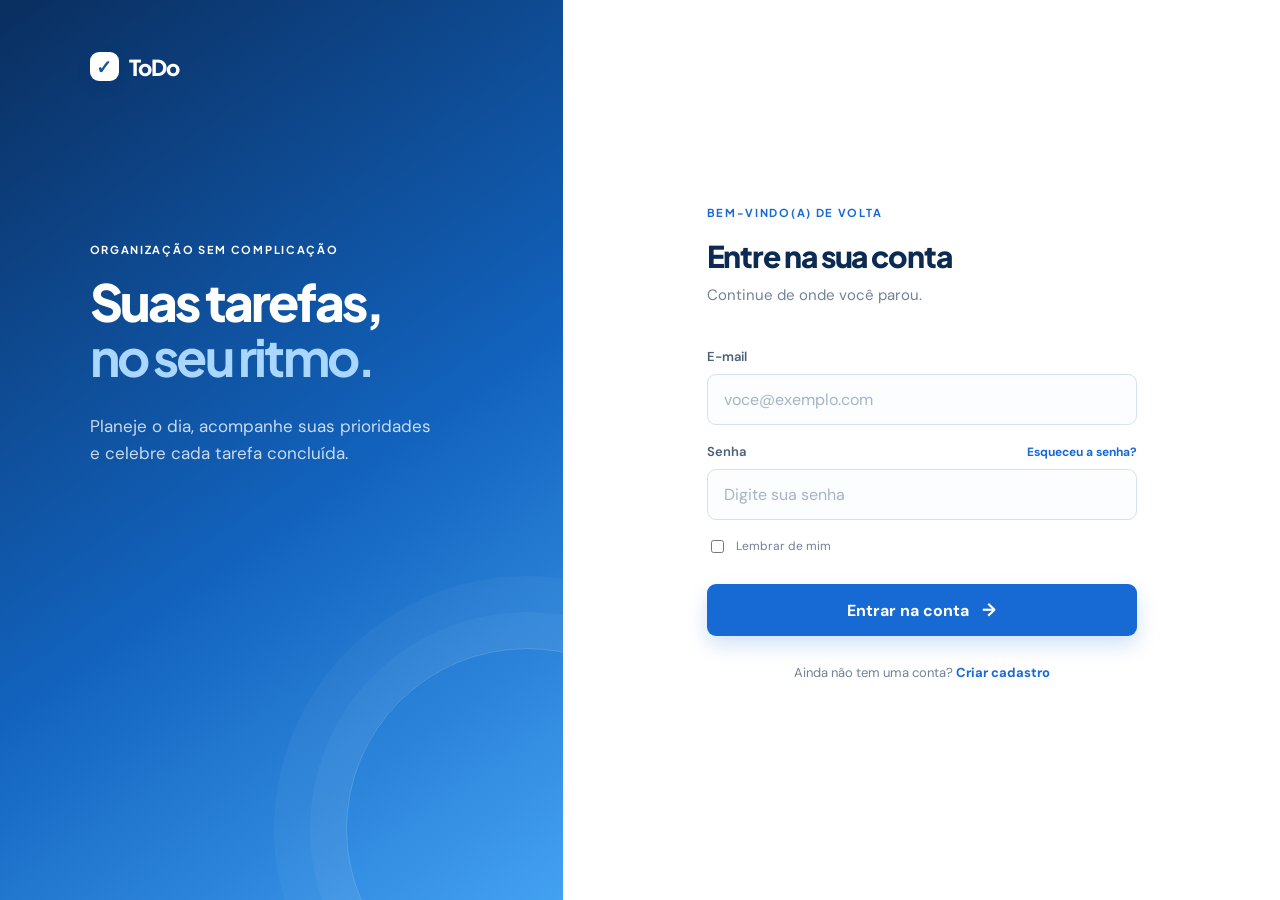
<file: index.html>
<!DOCTYPE html>
<html lang="pt-BR">
<head>
  <meta charset="UTF-8">
  <meta name="viewport" content="width=device-width, initial-scale=1.0">
  <title>ToDo | Login</title>
  <link rel="stylesheet" href="css/style.css">
</head>
<body class="auth-page">
  <main class="auth-layout">
    <section class="auth-intro">
      <a class="brand brand-light" href="login.html" aria-label="ToDo, página inicial">
        <span class="brand-mark">✓</span>
        <span>ToDo</span>
      </a>
      <div class="intro-copy">
        <p class="eyebrow">ORGANIZAÇÃO SEM COMPLICAÇÃO</p>
        <h1>Suas tarefas,<br><strong>no seu ritmo.</strong></h1>
        <p>Planeje o dia, acompanhe suas prioridades e celebre cada tarefa concluída.</p>
      </div>
    </section>

    <section class="auth-panel" aria-labelledby="login-title">
      <div class="auth-card">
        <div class="mobile-brand brand">
          <span class="brand-mark">✓</span>
          <span>ToDo</span>
        </div>
        <p class="eyebrow eyebrow-blue">BEM-VINDO(A) DE VOLTA</p>
        <h2 id="login-title">Entre na sua conta</h2>
        <p class="auth-subtitle">Continue de onde você parou.</p>

        <form class="auth-form" action="tarefas.html" method="get">
          <label for="email">E-mail</label>
          <input id="email" name="email" type="email" placeholder="voce@exemplo.com" required>

          <div class="label-row">
            <label for="password">Senha</label>
            <a href="#">Esqueceu a senha?</a>
          </div>
          <input id="password" name="password" type="password" placeholder="Digite sua senha" required>

          <label class="check-label" for="remember">
            <input id="remember" name="remember" type="checkbox">
            <span>Lembrar de mim</span>
          </label>

          <p class="login-message login-success" role="status">Login realizado com sucesso!</p>
          <p class="login-message login-error" role="alert">Não foi possível realizar o login. Confira os campos e tente novamente.</p>

          <button class="button button-primary" type="submit">Entrar na conta <span>→</span></button>
        </form>

        <p class="auth-switch">Ainda não tem uma conta? <a href="cadastro.html">Criar cadastro</a></p>
      </div>
    </section>
  </main>
</body>
</html>
</file>
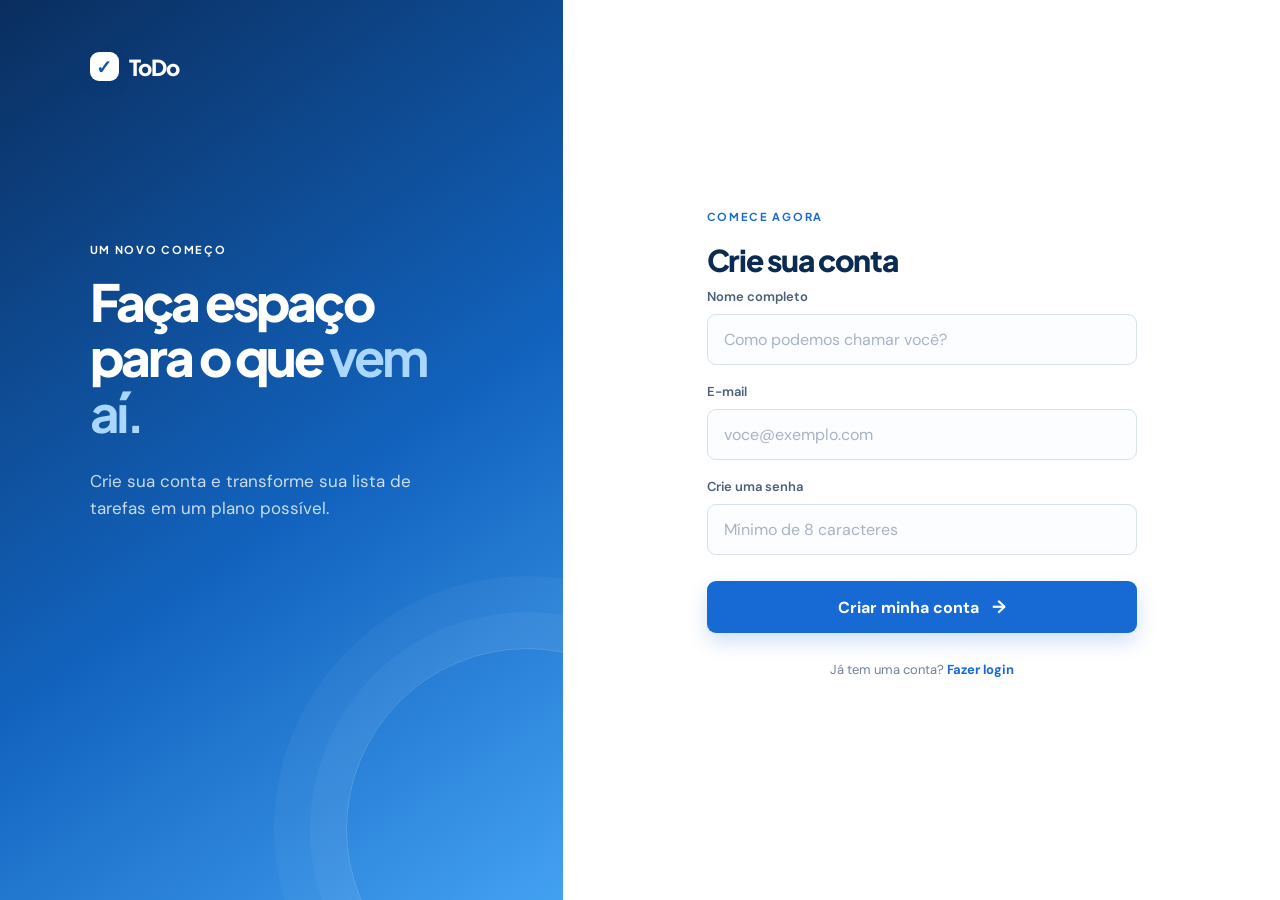
<file: cadastro.html>
<!DOCTYPE html>
<html lang="pt-BR">
<head>
  <meta charset="UTF-8">
  <meta name="viewport" content="width=device-width, initial-scale=1.0">
  <title>ToDo | Cadastro</title>
  <link rel="stylesheet" href="css/style.css">
</head>
<body class="auth-page">
  <main class="auth-layout">
    <section class="auth-intro">
      <a class="brand brand-light" href="login.html" aria-label="ToDo, página inicial">
        <span class="brand-mark">✓</span>
        <span>ToDo</span>
      </a>
      <div class="intro-copy">
        <p class="eyebrow">UM NOVO COMEÇO</p>
        <h1>Faça espaço<br>para o que <strong>vem aí.</strong></h1>
        <p>Crie sua conta e transforme sua lista de tarefas em um plano possível.</p>
      </div>
    </section>

    <section class="auth-panel" aria-labelledby="register-title">
      <div class="auth-card register-card">
        <div class="mobile-brand brand">
          <span class="brand-mark">✓</span>
          <span>ToDo</span>
        </div>
        <p class="eyebrow eyebrow-blue">COMECE AGORA</p>
        <h2 id="register-title">Crie sua conta</h2>

        <form class="auth-form" action="login.html" method="get">
          <label for="name">Nome completo</label>
          <input id="name" name="name" type="text" placeholder="Como podemos chamar você?" required>

          <label for="register-email">E-mail</label>
          <input id="register-email" name="email" type="email" placeholder="voce@exemplo.com" required>

          <label for="register-password">Crie uma senha</label>
          <input id="register-password" name="password" type="password" placeholder="Mínimo de 8 caracteres" minlength="8" required>

          <p class="login-message login-success" role="status">Cadastro realizado com sucesso!</p>
          <p class="login-message login-error" role="alert">E-mail já cadastrado</p>
          
          <button class="button button-primary" type="submit">Criar minha conta <span>→</span></button>
        </form>
        <p class="auth-switch">Já tem uma conta? <a href="login.html">Fazer login</a></p>
      </div>
    </section>
  </main>
  <script src="js/cadastro.js"></script>
</body>
</html>
</file>
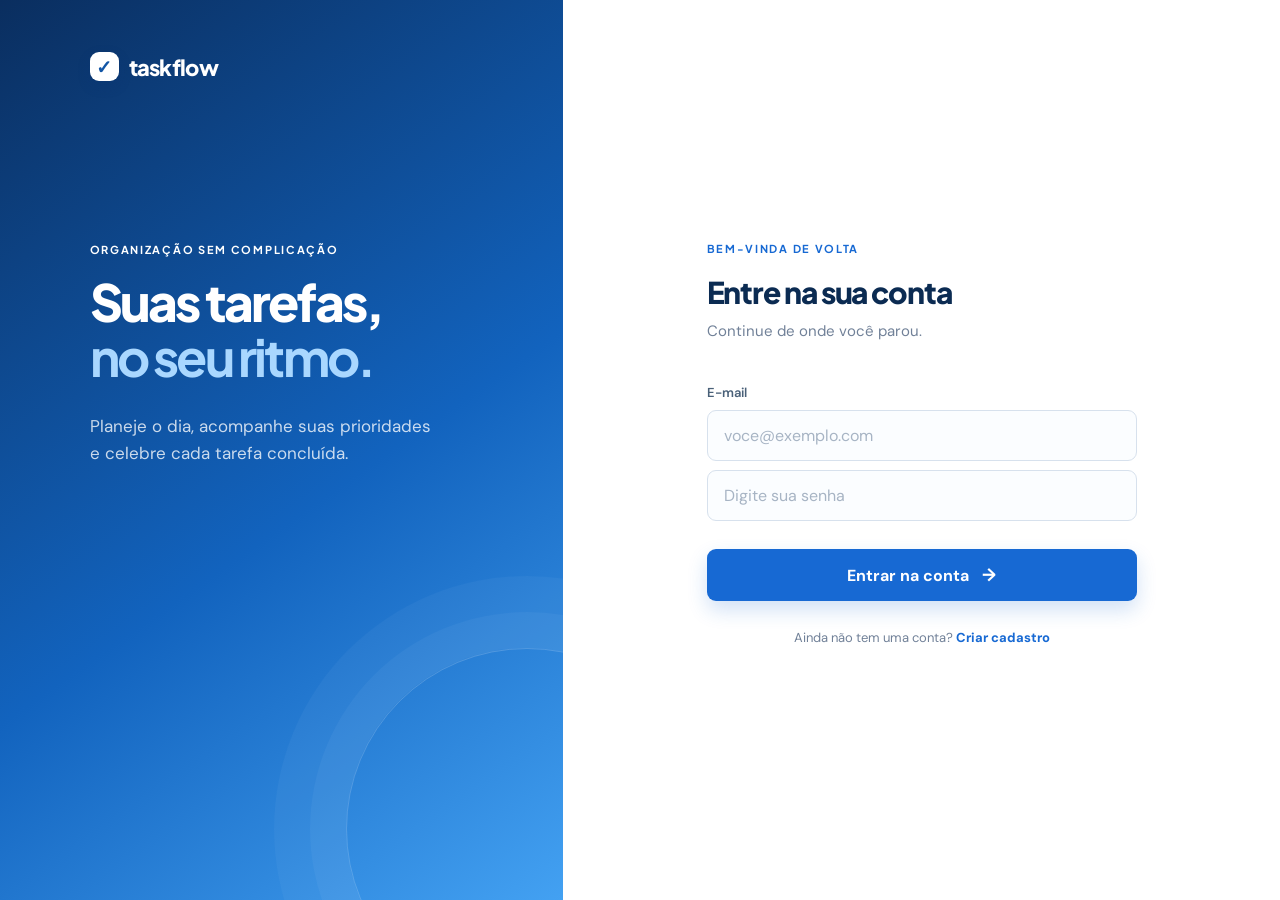
<file: login.html>
<!DOCTYPE html>
<html lang="pt-BR">
<head>
  <meta charset="UTF-8">
  <meta name="viewport" content="width=device-width, initial-scale=1.0">
  <title>Taskflow | Login</title>
  <link rel="stylesheet" href="css/style.css">
</head>
<body class="auth-page">
  <main class="auth-layout">
    <section class="auth-intro">
      <a class="brand brand-light" href="login.html" aria-label="Taskflow, página inicial">
        <span class="brand-mark">✓</span>
        <span>taskflow</span>
      </a>
      <div class="intro-copy">
        <p class="eyebrow">ORGANIZAÇÃO SEM COMPLICAÇÃO</p>
        <h1>Suas tarefas,<br><strong>no seu ritmo.</strong></h1>
        <p>Planeje o dia, acompanhe suas prioridades e celebre cada tarefa concluída.</p>
      </div>
    </section>

    <section class="auth-panel" aria-labelledby="login-title">
      <div class="auth-card">
        <div class="mobile-brand brand"><span class="brand-mark">✓</span><span>taskflow</span></div>
        <p class="eyebrow eyebrow-blue">BEM-VINDA DE VOLTA</p>
        <h2 id="login-title">Entre na sua conta</h2>
        <p class="auth-subtitle">Continue de onde você parou.</p>
        <form class="auth-form" action="tarefas.html" method="get">
          <label for="email">E-mail</label>
          <input id="email" name="email" type="email" placeholder="voce@exemplo.com" required>
      
          <input id="password" name="password" type="password" placeholder="Digite sua senha" required>
    
          <p class="login-message login-success" role="status">Login realizado com sucesso!</p>
          <p class="login-message login-error" role="alert">Não foi possível realizar o login. Confira os campos e tente novamente.</p>

          <button class="button button-primary" type="submit">Entrar na conta <span>→</span></button>
        </form>
        <p class="auth-switch">Ainda não tem uma conta? <a href="cadastro.html">Criar cadastro</a></p>
      </div>
    </section>
  </main>
  <script src="js/login.js"></script>
</body>
</html>
</file>
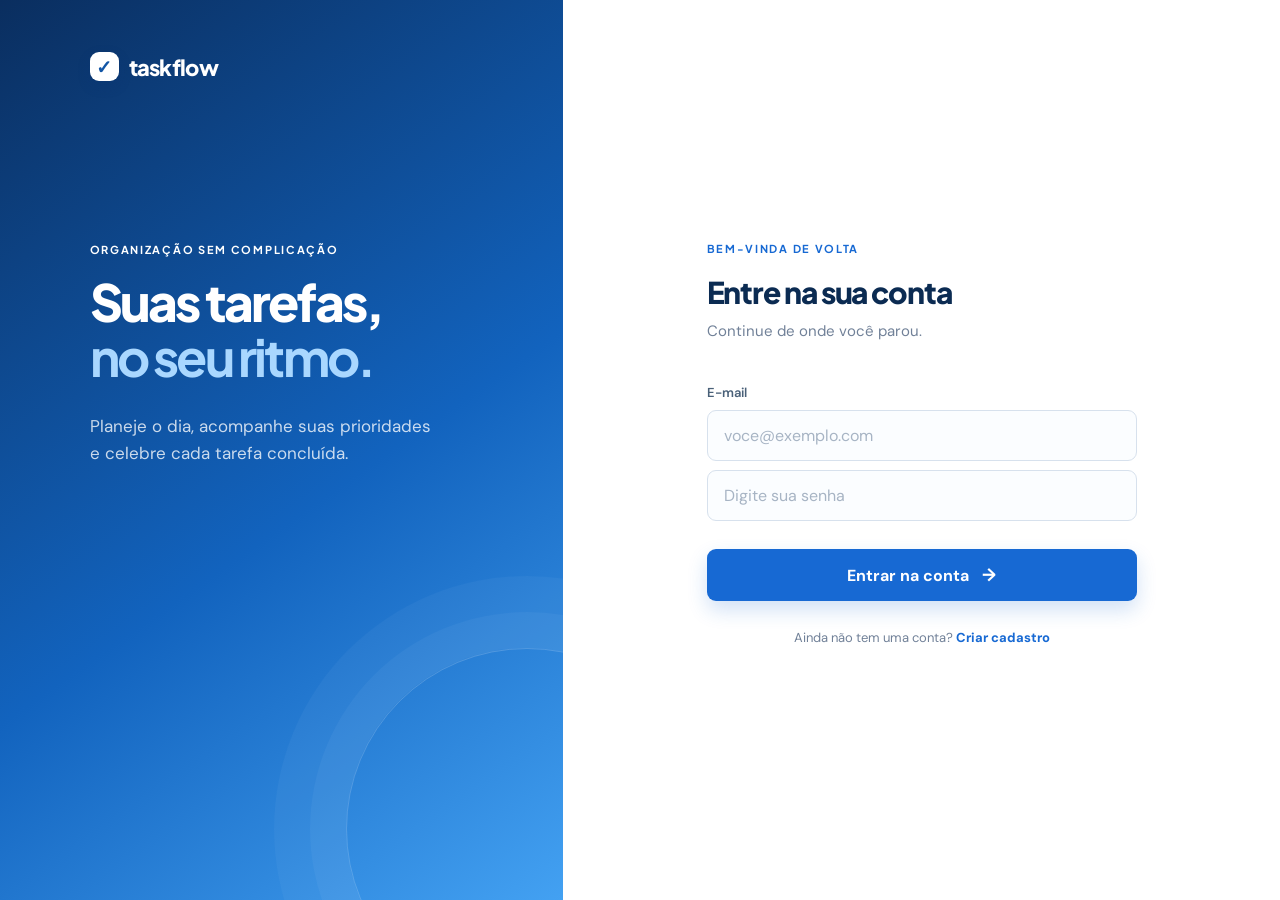
<file: tarefas.html>
<!DOCTYPE html>
<html lang="pt-BR">
<head>
  <meta charset="UTF-8">
  <meta name="viewport" content="width=device-width, initial-scale=1.0">
  <script src="js/tarefas.js" defer></script>
  <title>ToDo | Minhas tarefas</title>
  <link rel="stylesheet" href="css/style.css">
</head>
<body class="app-page">
  <header class="topbar">
    <a class="brand" href="login.html">
      <span class="brand-mark">✓</span>
      <span>ToDo</span>
    </a>
    <nav class="topnav" aria-label="Navegação principal">
      <a class="nav-link active" href="tarefas.html">Minhas tarefas</a>
    </nav>
    <a class="logout-button" href="login.html">Sair</a>
  </header>

  <main class="dashboard">
    <div class="dashboard-heading">
      <div>
        <p class="eyebrow eyebrow-blue" id="dataAtual">QUARTA-FEIRA, 30 DE SETEMBRO</p>
        <h1>Olá, <span id="nomeUsuario">usuário</span></h1>
      </div>
      <button class="button button-primary add-button" type="button">
        + <span>Nova tarefa</span>
      </button>
    </div>

    <section class="stats" aria-label="Resumo das tarefas">
      <article class="stat-card">
        <span class="stat-icon blue-icon">▦</span>
        <div><strong>8</strong><span>Total de tarefas</span></div>
      </article>
      <article class="stat-card">
        <span class="stat-icon orange-icon">◷</span>
        <div><strong>5</strong><span>Pendentes</span></div>
      </article>
      <article class="stat-card">
        <span class="stat-icon green-icon">✓</span>
        <div><strong>3</strong><span>Concluídas</span></div>
      </article>
    </section>

    <section class="task-area" aria-labelledby="task-title">
      <div class="section-heading">
        <div>
          <h2 id="task-title">Suas tarefas</h2>
          <p>Organize suas prioridades e acompanhe seu progresso.</p>
        </div>
        <div class="filters">
          <button class="filter active" type="button">Todas <span>8</span></button>
          <button class="filter" type="button">Pendentes <span>5</span></button>
          <button class="filter" type="button">Concluídas <span>3</span></button>
        </div>
      </div>
      <div class="task-list">
        <article class="task-item">
          <button class="task-check" type="button" aria-label="Concluir tarefa"></button>
          <div class="task-content">
            <h3>Fazer exercícios de JavaScript</h3>
            <div class="task-meta"><span>Estudos</span><span class="priority high">Alta prioridade</span><span>Hoje, 18:00</span></div>
          </div>
          <div class="task-actions">
            <button class="task-action edit-button" type="button" aria-label="Editar tarefa" title="Editar tarefa">Editar</button>
            <button class="task-action delete-button" type="button" aria-label="Excluir tarefa" title="Excluir tarefa" onclick="return confirm('Deseja mesmo excluir esta tarefa?');">Excluir</button>
          </div>
        </article>
        <article class="task-item">
          <button class="task-check" type="button" aria-label="Concluir tarefa"></button>
          <div class="task-content">
            <h3>Revisar conteúdo do curso</h3>
            <div class="task-meta"><span>Estudos</span><span class="priority medium">Média prioridade</span><span>Amanhã</span></div>
          </div>
          <div class="task-actions">
            <button class="task-action edit-button" type="button" aria-label="Editar tarefa" title="Editar tarefa">Editar</button>
            <button class="task-action delete-button" type="button" aria-label="Excluir tarefa" title="Excluir tarefa" onclick="return confirm('Deseja mesmo excluir esta tarefa?');">Excluir</button>
          </div>
        </article>
        <article class="task-item completed">
          <button class="task-check checked" type="button" aria-label="Tarefa concluída">✓</button>
          <div class="task-content">
            <h3>Organizar arquivos do projeto</h3>
            <div class="task-meta"><span>Organização</span><span class="priority low">Baixa prioridade</span><span>Concluída</span></div>
          </div>
          <div class="task-actions">
            <button class="task-action edit-button" type="button" aria-label="Editar tarefa" title="Editar tarefa">Editar</button>
            <button class="task-action delete-button" type="button" aria-label="Excluir tarefa" title="Excluir tarefa" onclick="return confirm('Deseja mesmo excluir esta tarefa?');">Excluir</button>
          </div>
        </article>
      </div>
    </section>
  </main>

  <div class="modal" id="modalTarefa">
  <div class="modal-content" role="dialog" aria-modal="true" aria-labelledby="modal-title">
    <div class="modal-header">
      <div>
        <p class="eyebrow eyebrow-blue">ORGANIZE-SE</p>
        <h2 id="modal-title">Nova tarefa</h2>
      </div>
      <button type="button" class="modal-close" id="btnFechar" aria-label="Fechar janela">×</button>
    </div>

    <div class="task-form-grid">
      <div class="form-field form-field-full">
        <label for="inputTarefa">Nome da tarefa</label>
        <input type="text" id="inputTarefa" placeholder="Ex.: Estudar JavaScript" required>
      </div>

      <div class="form-field form-field-full">
        <label for="inputDescricao">Descrição</label>
        <textarea id="inputDescricao" rows="3" placeholder="Adicione mais detalhes (opcional)"></textarea>
      </div>

      <div class="form-field">
        <label for="inputCategoria">Categoria</label>
        <select id="inputCategoria">
          <option>Estudos</option>
          <option>Trabalho</option>
          <option>Pessoal</option>
          <option>Organização</option>
        </select>
      </div>

      <div class="form-field">
        <label for="inputPrioridade">Prioridade</label>
        <select id="inputPrioridade">
          <option value="low">Baixa</option>
          <option value="medium" selected>Média</option>
          <option value="high">Alta</option>
        </select>
      </div>

      <div class="form-field">
        <label for="inputData">Data</label>
        <input type="date" id="inputData">
      </div>

      <div class="form-field">
        <label for="inputPrazo">Prazo</label>
        <input type="time" id="inputPrazo">
      </div>
    </div>

    <div class="modal-actions">
      <button class="button button-secondary" type="button" id="btnCancelar">Cancelar</button>
      <button class="button button-primary" type="button" id="btnAdicionar">Adicionar tarefa</button>
    </div>
  </div>
  </div>
</body>
</html>
</file>
<file: css/style.css>
@import url('https://fonts.googleapis.com/css2?family=DM+Sans:wght@400;500;600;700&family=Plus+Jakarta+Sans:wght@600;700;800&display=swap');

:root {
	--navy: #0b2b52;
	--blue: #1769d3;
	--bright-blue: #2f83ed;
	--ink: #12263f;
	--muted: #718198;
	--line: #e2e9f2;
	--white: #fff;
}

* {
	box-sizing: border-box;
}

body {
	margin: 0;
	color: var(--ink);
	background: #f7faff;
	font-family: 'DM Sans', sans-serif;
}

a {
	color: inherit;
	text-decoration: none;
}

button,
input {
	font: inherit;
}

/* Authentication */
.auth-page {
	min-height: 100vh;
	background: var(--white);
}

.auth-layout {
	display: grid;
	grid-template-columns: minmax(380px, 44%) 1fr;
	min-height: 100vh;
}

.auth-intro {
	position: relative;
	display: flex;
	flex-direction: column;
	overflow: hidden;
	padding: 52px clamp(42px, 7vw, 110px);
	color: var(--white);
	background: linear-gradient(145deg, #0a2e5f 0%, #1263be 56%, #43a1f2 100%);
}

.auth-intro::after {
	position: absolute;
	right: -145px;
	bottom: -110px;
	width: 360px;
	height: 360px;
	border: 1px solid rgba(255, 255, 255, .18);
	border-radius: 50%;
	box-shadow: 0 0 0 36px rgba(255, 255, 255, .04),
		0 0 0 72px rgba(255, 255, 255, .035);
	content: '';
}

.brand {
	display: inline-flex;
	align-items: center;
	gap: 10px;
	width: max-content;
	color: var(--navy);
	font: 800 22px 'Plus Jakarta Sans', sans-serif;
	letter-spacing: -.7px;
}

.brand-light {
	position: relative;
	z-index: 1;
	color: var(--white);
}

.brand-mark {
	display: grid;
	place-items: center;
	width: 29px;
	height: 29px;
	border-radius: 9px;
	color: var(--white);
	background: var(--bright-blue);
	box-shadow: 0 5px 13px rgba(0, 50, 120, .2);
	font-size: 19px;
	line-height: 1;
}

.brand-light .brand-mark {
	color: #1356a6;
	background: var(--white);
}

.intro-copy {
	position: relative;
	z-index: 1;
	margin-top: clamp(120px, 18vh, 220px);
	max-width: 450px;
}

.eyebrow {
	margin: 0 0 18px;
	font: 700 11px 'Plus Jakarta Sans', sans-serif;
	letter-spacing: 1.7px;
}

.eyebrow-blue {
	color: var(--blue);
}

.intro-copy h1 {
	margin: 0;
	font: 800 clamp(39px, 4vw, 61px) / 1.08 'Plus Jakarta Sans', sans-serif;
	letter-spacing: -2.8px;
}

.intro-copy h1 strong {
	color: #a9d7ff;
}

.intro-copy p:last-child {
	max-width: 350px;
	margin: 28px 0 0;
	color: rgba(255, 255, 255, .78);
	font-size: 17px;
	line-height: 1.6;
}

.auth-panel {
	display: grid;
	place-items: center;
	padding: 50px 24px;
}

.auth-card {
	width: min(100%, 430px);
}

.mobile-brand {
	display: none;
	margin-bottom: 48px;
}

.auth-card h2 {
	margin: 0;
	color: var(--navy);
	font: 800 30px 'Plus Jakarta Sans', sans-serif;
	letter-spacing: -1.1px;
}

.auth-subtitle {
	margin: 10px 0 34px;
	color: var(--muted);
	font-size: 15px;
}

.auth-form {
	display: flex;
	flex-direction: column;
	gap: 9px;
}

.auth-form label {
	margin-top: 9px;
	color: #496078;
	font-size: 13px;
	font-weight: 600;
}

.auth-form input:not([type='checkbox']) {
	height: 51px;
	padding: 0 16px;
	border: 1px solid #d7e1ed;
	border-radius: 9px;
	outline: 0;
	color: var(--ink);
	background: #fbfdff;
	transition: border .2s, box-shadow .2s;
}

.auth-form input:not([type='checkbox']):focus {
	border-color: var(--bright-blue);
	box-shadow: 0 0 0 4px rgba(47, 131, 237, .12);
}

.auth-form input::placeholder {
	color: #a7b4c4;
}

.label-row {
	display: flex;
	align-items: center;
	justify-content: space-between;
	margin-top: 9px;
}

.label-row label {
	margin: 0;
}

.label-row a,
.auth-switch a {
	color: var(--blue);
	font-weight: 700;
}

.label-row a {
	font-size: 12px;
}

.check-label {
	display: flex;
	align-items: flex-start;
	gap: 9px;
	color: var(--muted) !important;
	font-size: 12px !important;
	font-weight: 400 !important;
	line-height: 1.45;
	cursor: pointer;
}

.check-label input {
	margin-top: 2px;
	accent-color: var(--blue);
}

.form-message {
	display: block;
	margin-top: 7px;
	font-size: 12px;
	line-height: 1.4;
}

.form-message:empty {
	display: none;
}

.message-success {
	color: #21734d;
}

.message-error {
	color: #a6404b;
}

.login-message {
	display: none;
	margin: 7px 0 0;
	padding: 11px 13px;
	border-radius: 8px;
	font-size: 12px;
	line-height: 1.4;
}

.login-success {
	color: #21734d;
	background: #e8f7ef;
}

.login-error {
	color: #a6404b;
	background: #fff0f1;
}

.login-message.is-visible {
	display: block;
}

.button {
	border: 0;
	border-radius: 9px;
	font-weight: 700;
	cursor: pointer;
	transition: transform .2s, box-shadow .2s, background .2s;
}

.button:hover {
	transform: translateY(-2px);
}

.button-primary {
	min-height: 52px;
	margin-top: 19px;
	color: var(--white);
	background: var(--blue);
	box-shadow: 0 9px 20px rgba(23, 105, 211, .2);
}

.button-primary:hover {
	background: #0d59bb;
	box-shadow: 0 12px 25px rgba(23, 105, 211, .29);
}

.button-primary span {
	margin-left: 9px;
	font-size: 18px;
}

.auth-switch {
	margin-top: 28px;
	color: var(--muted);
	font-size: 13px;
	text-align: center;
}

.register-card .button-primary {
	margin-top: 17px;
}

/* Dashboard */
.app-page {
	min-height: 100vh;
}

.topbar {
	display: flex;
	align-items: center;
	height: 78px;
	padding: 0 clamp(24px, 6vw, 92px);
	border-bottom: 1px solid var(--line);
	background: var(--white);
}

.topnav {
	display: flex;
	gap: 32px;
	height: 100%;
	margin-left: 90px;
}

.nav-link {
	display: grid;
	place-items: center;
	border-bottom: 2px solid transparent;
	color: var(--muted);
	font-size: 13px;
	font-weight: 600;
}

.nav-link.active {
	border-color: var(--blue);
	color: var(--blue);
}

.profile {
	display: flex;
	align-items: center;
	gap: 10px;
	margin-left: auto;
	color: var(--ink);
	font-size: 13px;
	font-weight: 600;
}

.avatar {
	display: grid;
	place-items: center;
	width: 34px;
	height: 34px;
	border-radius: 50%;
	color: var(--blue);
	background: #dcecff;
	font-size: 11px;
}

.profile-chevron {
	margin-left: 3px;
	color: var(--muted);
}

.logout-button {
	display: inline-flex;
	align-items: center;
	justify-content: center;
	min-width: 78px;
	margin-left: auto;
	padding: 9px 16px;
	border: 1px solid var(--line);
	border-radius: 8px;
	color: var(--blue);
	background: var(--white);
	font-size: 13px;
	font-weight: 700;
	transition: color .2s ease, background .2s ease, border-color .2s ease;
}

.logout-button:hover {
	border-color: var(--blue);
	color: var(--white);
	background: var(--blue);
}

.dashboard {
	max-width: 1120px;
	margin: auto;
	padding: 60px 30px 80px;
}

.dashboard-heading {
	display: flex;
	align-items: end;
	justify-content: space-between;
}

.dashboard-heading h1 {
	margin: 0;
	color: var(--navy);
	font: 800 34px 'Plus Jakarta Sans', sans-serif;
	letter-spacing: -1.5px;
}

.dashboard-heading h1 span {
	color: #f6b641;
	font-size: 25px;
}

.section-heading p {
	margin: 9px 0 0;
	color: var(--muted);
	font-size: 14px;
}

.add-button {
	padding: 0 20px;
}

.stats {
	display: grid;
	grid-template-columns: repeat(3, 1fr);
	gap: 18px;
	margin: 42px 0 56px;
}

.stat-card {
	display: flex;
	align-items: center;
	gap: 17px;
	padding: 20px 24px;
	border: 1px solid var(--line);
	border-radius: 12px;
	background: var(--white);
}

.stat-icon {
	display: grid;
	place-items: center;
	width: 41px;
	height: 41px;
	border-radius: 11px;
	font-size: 20px;
}

.blue-icon {
	color: var(--blue);
	background: #e5f0ff;
}

.orange-icon {
	color: #e59118;
	background: #fff1d8;
}

.green-icon {
	color: #38a571;
	background: #e3f7ed;
}

.stat-card div {
	display: flex;
	flex-direction: column;
	gap: 3px;
}

.stat-card strong {
	color: var(--navy);
	font: 800 23px 'Plus Jakarta Sans', sans-serif;
}

.stat-card div span {
	color: var(--muted);
	font-size: 12px;
}

/* Filters and tasks */
.section-heading {
	display: flex;
	align-items: end;
	justify-content: space-between;
	margin-bottom: 18px;
}

.section-heading h2 {
	margin: 0;
	color: var(--navy);
	font: 800 20px 'Plus Jakarta Sans', sans-serif;
}

.filters {
	display: flex;
	gap: 7px;
}

.filter {
	padding: 9px 12px;
	border: 1px solid transparent;
	border-radius: 7px;
	color: var(--muted);
	background: transparent;
	font-size: 12px;
	cursor: pointer;
}

.filter span {
	margin-left: 4px;
	opacity: .7;
}

.filter.active {
	border-color: #d4e4f8;
	color: var(--blue);
	background: var(--white);
	box-shadow: 0 3px 9px rgba(28, 65, 108, .05);
}

.task-list {
	display: grid;
	gap: 10px;
}

.task-item {
	display: flex;
	align-items: center;
	gap: 15px;
	padding: 18px 20px;
	border: 1px solid var(--line);
	border-radius: 11px;
	background: var(--white);
}

.task-check {
	flex: 0 0 20px;
	width: 20px;
	height: 20px;
	border: 1.5px solid #c7d5e4;
	border-radius: 50%;
	background: transparent;
	cursor: pointer;
}

.task-check.checked {
	border: 0;
	color: var(--white);
	background: #4cb782;
	font-size: 12px;
}

.task-content {
	flex: 1;
}

.task-content h3 {
	margin: 0 0 8px;
	color: var(--ink);
	font-size: 14px;
	font-weight: 700;
}

.task-meta {
	display: flex;
	gap: 20px;
	color: var(--muted);
	font-size: 11px;
}

.priority {
	font-weight: 700;
}

.priority.high {
	color: #ec7777;
}

.priority.medium {
	color: #e39a32;
}

.priority.low {
	color: #55ad82;
}

.completed .task-content h3 {
	color: #98a7b8;
	text-decoration: line-through;
}

.completed .task-meta {
	color: #a9b5c1;
}

.task-actions {
	display: flex;
	gap: 5px;
	margin-left: auto;
}

.task-action {
	display: grid;
	place-items: center;
	width: auto;
	min-width: 62px;
	height: 34px;
	padding: 0 10px;
	border: 1px solid transparent;
	border-radius: 8px;
	background: transparent;
	font-size: 12px;
	font-weight: 700;
	line-height: 1;
	cursor: pointer;
}

.edit-button {
	color: var(--blue);
}

.delete-button {
	color: #db6c78;
}

.task-action:hover {
	border-color: currentColor;
	background: #f1f6fc;
}

.delete-button:hover {
	background: #fff0f1;
}

/* Mobile */
@media (max-width: 760px) {
	.auth-layout {
		display: block;
	}

	.auth-intro {
		display: none;
	}

	.auth-panel {
		display: grid;
		place-items: start center;
		min-height: 100vh;
		padding: 34px 23px;
	}

	.auth-card {
		padding-top: 5vh;
	}

	.mobile-brand {
		display: inline-flex;
	}

	.topbar {
		padding: 0 20px;
	}

	.topnav {
		display: none;
	}

	.profile-name,
	.profile-chevron {
		display: none;
	}

	.dashboard {
		padding: 38px 18px 60px;
	}

	.dashboard-heading {
		align-items: start;
		flex-direction: column;
		gap: 20px;
	}

	.dashboard-heading h1 {
		font-size: 30px;
	}

	.add-button {
		width: 100%;
	}

	.stats {
		grid-template-columns: 1fr;
		gap: 10px;
		margin: 30px 0 40px;
	}

	.section-heading {
		align-items: start;
		flex-direction: column;
		gap: 20px;
	}

	.filters {
		width: 100%;
		overflow-x: auto;
	}

	.filter {
		white-space: nowrap;
	}

	.task-meta {
		flex-wrap: wrap;
		gap: 7px 15px;
	}

	.task-item {
		align-items: flex-start;
	}

	.task-actions {
		margin-left: auto;
	}
}

.modal {
    display: none;
    position: fixed;
    top: 0;
    left: 0;
    z-index: 10;
    width: 100%;
    height: 100%;
    background: rgba(0, 0, 0, 0.5);
    justify-content: center;
    align-items: center;
    padding: 20px;
}

.modal.active {
    display: flex;
}

.modal-content {
    background: white;
    padding: 30px;
    border: 1px solid var(--line);
    border-radius: 16px;
    width: min(100%, 620px);
    max-height: calc(100vh - 40px);
    overflow-y: auto;
    box-shadow: 0 24px 70px rgba(11, 43, 82, .2);
}

.modal-header {
    display: flex;
    align-items: flex-start;
    justify-content: space-between;
    margin-bottom: 24px;
}

.modal-header h2 {
    margin: 4px 0 0;
    font: 700 24px 'Plus Jakarta Sans', sans-serif;
}

.modal-close {
    border: 0;
    color: var(--muted);
    background: transparent;
    cursor: pointer;
    font-size: 28px;
    line-height: 1;
}

.task-form-grid {
    display: grid;
    grid-template-columns: 1fr 1fr;
    gap: 18px 16px;
}

.form-field {
    display: flex;
    flex-direction: column;
    gap: 7px;
}

.form-field-full {
    grid-column: 1 / -1;
}

.form-field label {
    color: var(--ink);
    font-size: 13px;
    font-weight: 600;
}

.form-field input,
.form-field select,
.form-field textarea {
    width: 100%;
    border: 1px solid var(--line);
    border-radius: 8px;
    padding: 11px 12px;
    color: var(--ink);
    background: #fbfdff;
    font: inherit;
}

.form-field textarea {
    resize: vertical;
}

.form-field input:focus,
.form-field select:focus,
.form-field textarea:focus {
    outline: 2px solid rgba(47, 131, 237, .2);
    border-color: var(--bright-blue);
}

.modal-actions {
    display: flex;
    justify-content: flex-end;
    gap: 10px;
    margin-top: 26px;
}

.modal-actions .button {
    width: 160px;
    min-height: 52px;
    margin-top: 0;
    padding: 0 18px;
}

.button-secondary {
    border: 1px solid var(--line);
    color: var(--ink);
    background: var(--white);
}

@media (max-width: 560px) {
    .task-form-grid {
        grid-template-columns: 1fr;
    }

    .form-field-full {
        grid-column: auto;
    }

    .modal-content {
        padding: 22px;
    }
}
</file>
